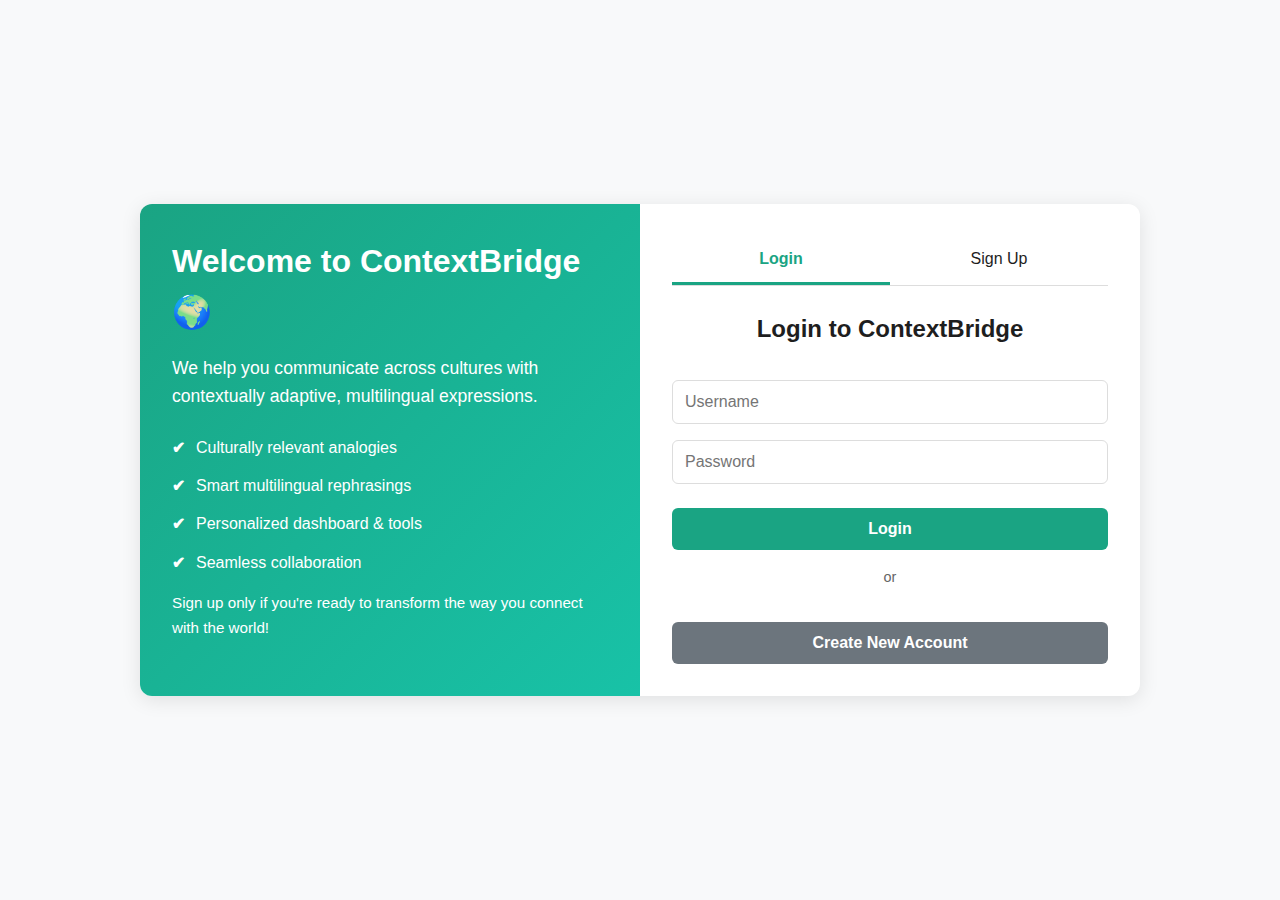
<file: index.html>
<!DOCTYPE html>
<script>
  if (!sessionStorage.getItem("loggedInUser")) {
    window.location.href = "signin.html";
  }
</script>
<html lang="en">
<head>
  <meta charset="UTF-8">
  <meta name="viewport" content="width=device-width, initial-scale=1.0">
  <title>ContextBridge</title>
  <link rel="stylesheet" href="styles.css">
</head>
<body>
<header class="navbar">
  <div class="logo">ContextBridge</div>
  <nav>
    <span id="welcomeUser"></span>
    <a href="index.html" class="active">Home</a>
    <a href="playground.html">Playground</a>
    <a href="analogies.html">Analogies</a>
    <a href="#" onclick="signOut()">Sign Out</a>
  </nav>
</header>

<main>
  <section class="hero">
    <div class="hero-text">
      <h1>Contextually Adaptive Multilingual Communication</h1>
      <p>Our AI system rephrases concepts using culturally relevant analogies and references.</p>
      <button class="try-demo" onclick="location.href='playground.html'">Try Demo</button>
    </div>
    <div class="hero-graphic">
      <img src="logo.jpeg" alt="ContextBridge Logo" class="hero-logo">
    </div>
  </section>

  <section class="locales">
    <h2>Supported Languages</h2>
    <div class="locale-list">
      <div class="locale-card"><span class="symbol">A</span><p>English</p></div>
      <div class="locale-card"><span class="symbol">ह</span><p>हिन्दी</p></div>
      <div class="locale-card"><span class="symbol">తె</span><p>తెలుగు</p></div>
      <div class="locale-card"><span class="symbol">汉</span><p>中国人</p></div>
      <div class="locale-card"><span class="symbol">G</span><p>deutsch</p></div>
    </div>
  </section>

  <section class="features">
    <div class="feature-card">
      <h3>Cultural Adaptation</h3>
      <p>Automatically adapts content to cultural contexts and regional preferences for better communication.</p>
    </div>
    <div class="feature-card">
      <h3>Smart Analogies</h3>
      <p>Uses culturally relevant analogies and references to make complex concepts more understandable.</p>
    </div>
  </section>
</main>

<script>
  document.addEventListener("DOMContentLoaded", () => {
    const user = sessionStorage.getItem("loggedInUser");
    document.getElementById("welcomeUser").textContent = "Hi, " + user;
  });

  function signOut() {
    sessionStorage.removeItem("loggedInUser");
    sessionStorage.removeItem("userEmail");
    window.location.href = "signin.html";
  }
</script>
</body>
</html>
</file>
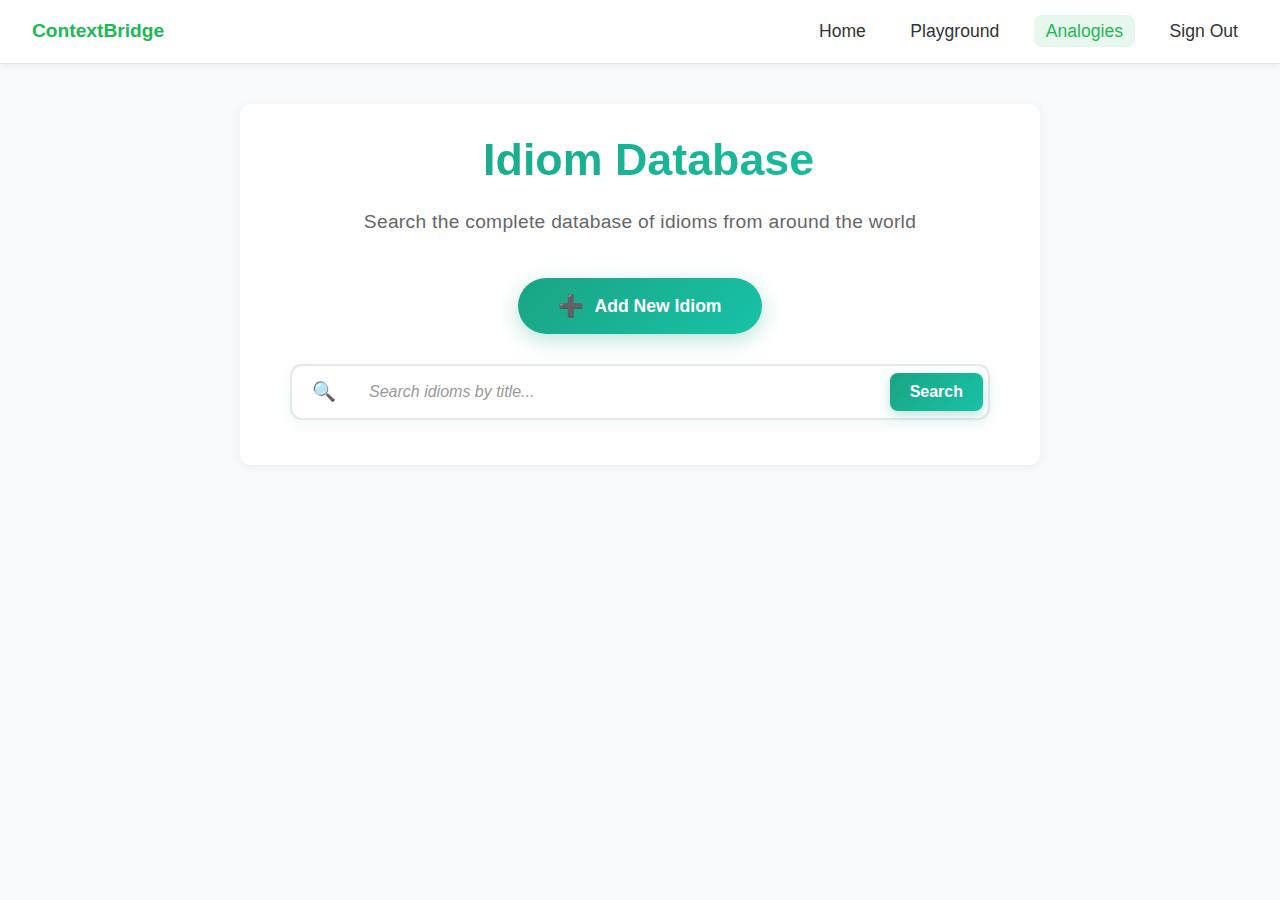
<file: analogies.html>
<!DOCTYPE html>
<script>
  // Set a default user for testing if not logged in
  if (!sessionStorage.getItem("loggedInUser")) {
    sessionStorage.setItem("loggedInUser", "admin");
    console.log("Set default user to 'admin' for testing");
  }
</script>

<html lang="en">
<head>
  <meta charset="UTF-8">
  <meta name="viewport" content="width=device-width, initial-scale=1.0">
  <title>Analogy Library</title>
  <link rel="stylesheet" href="styles.css">
</head>
<body>
  <header class="navbar">
    <div class="logo">ContextBridge</div>
    <nav>
      <a href="index.html">Home</a>
      <a href="playground.html">Playground</a>
      <a href="analogies.html" class="active">Analogies</a>
      <a href="#" onclick="signOut()">Sign Out</a>
    </nav>
  </header>

  <main class="library-container">
    <div class="page-header">
      <h1><span class="icon-book"></span> Idiom Database</h1>
      <p class="subtitle">Search the complete database of idioms from around the world</p>
    </div>

    <!-- Add Idiom Button -->
    <button class="add-btn enhanced" onclick="openAddModal()">
      <span class="btn-icon icon-plus">➕</span>
      Add New Idiom
    </button>

    <!-- Enhanced Search Box -->
    <div class="search-box enhanced">
      <div class="search-icon icon-search">🔍</div>
      <input type="text" id="searchInput" placeholder="Search idioms by title..." onkeypress="handleSearchKeyPress(event)">
      <button class="search-btn" onclick="performSearch()">Search</button>
    </div>

    <!-- Search Results -->
    <div id="searchResults" class="search-results" style="display:none;">
      <h3>Search Results</h3>
      <div id="searchResultsList"></div>
    </div>

    <!-- Hidden Analogy List (not displayed by default) -->
    <div id="analogyList" class="analogy-list" style="display:none;"></div>
  </main>

  <!-- Modal for Adding / Editing -->
  <div id="analogyModal" class="modal">
    <div class="modal-content">
      <h2 id="modalTitle">Add New Analogy</h2>

      <!-- Language Selection for New Analogy -->
      <label for="analogyLanguage">Language:</label>
      <select id="analogyLanguage">
        <option value="en">English</option>
        <option value="hi">Hindi</option>
        <option value="te">Telugu</option>
        <option value="zh">Chinese</option>
        <option value="de">German</option>
      </select>

      <input type="text" id="analogyTitle" placeholder="Analogy Title">
      <textarea id="analogyDescription" placeholder="Analogy Description"></textarea>

      <button onclick="saveAnalogy()">Save</button>
      <button onclick="closeModal()">Cancel</button>
    </div>
  </div>

  <script src="analogies.js?v=3"></script>
  <script>
    function signOut() {
      sessionStorage.removeItem("loggedInUser");
      sessionStorage.removeItem("userEmail");
      window.location.href = "signin.html";
    }
  </script>
</body>
</html>
</file>
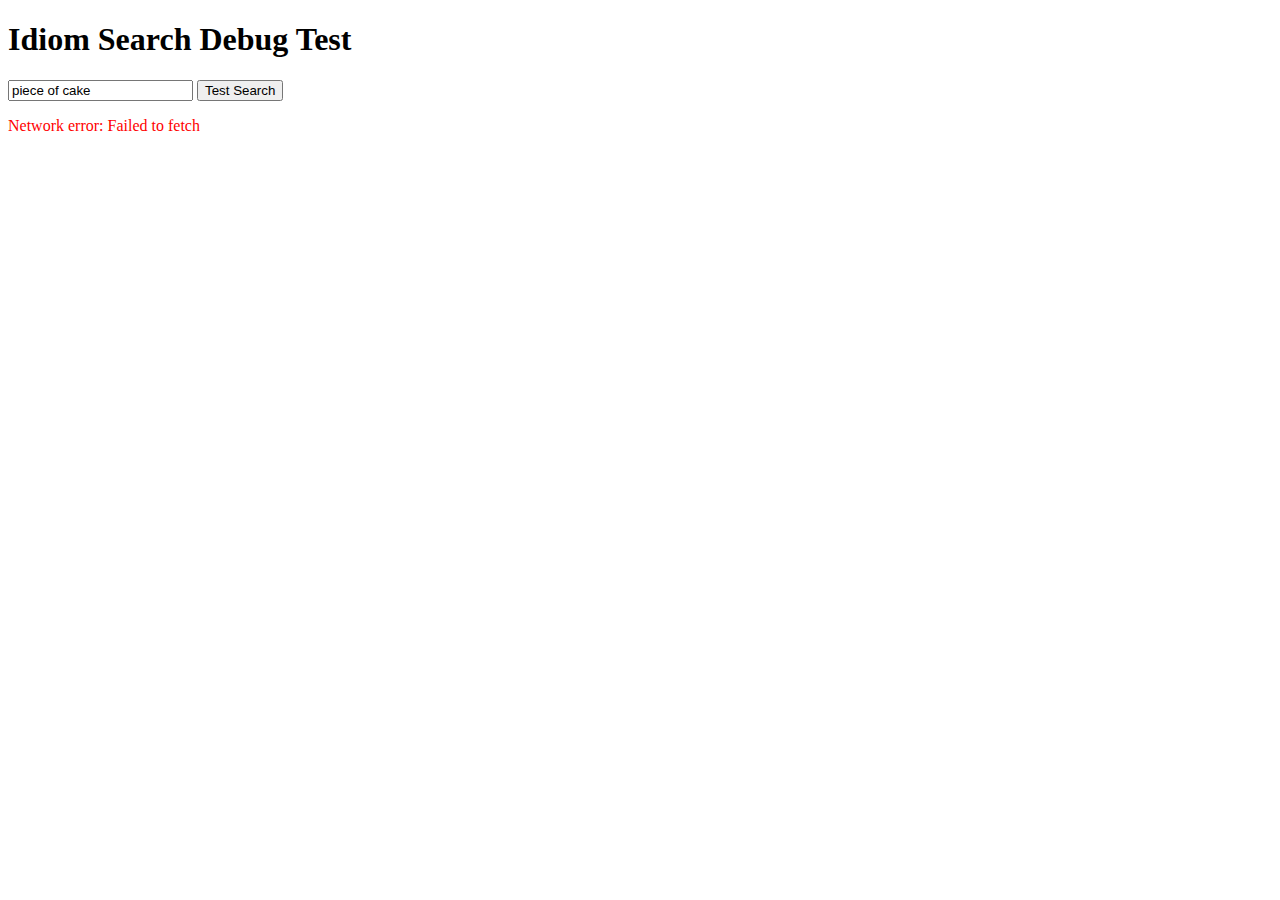
<file: debug_search.html>
<!DOCTYPE html>
<html lang="en">
<head>
    <meta charset="UTF-8">
    <meta name="viewport" content="width=device-width, initial-scale=1.0">
    <title>Search Debug Test</title>
</head>
<body>
    <h1>Idiom Search Debug Test</h1>
    
    <input type="text" id="searchInput" placeholder="Enter search term..." value="piece of cake">
    <button onclick="testSearch()">Test Search</button>
    
    <div id="results"></div>
    
    <script>
        const API_BASE_URL = "http://127.0.0.1:5002/api";
        const currentUser = "admin";
        
        async function testSearch() {
            const searchTerm = document.getElementById("searchInput").value.trim();
            const resultsDiv = document.getElementById("results");
            
            console.log("Search term:", searchTerm);
            console.log("Current user:", currentUser);
            
            const url = `${API_BASE_URL}/idioms/search?q=${encodeURIComponent(searchTerm)}&username=${currentUser}`;
            console.log("API URL:", url);
            
            resultsDiv.innerHTML = "Searching...";
            
            try {
                const response = await fetch(url);
                console.log("Response status:", response.status);
                
                const data = await response.json();
                console.log("Response data:", data);
                
                if (data.success) {
                    resultsDiv.innerHTML = `
                        <h3>Success! Found ${data.total_found} results:</h3>
                        <pre>${JSON.stringify(data.results, null, 2)}</pre>
                    `;
                } else {
                    resultsDiv.innerHTML = `<p style="color: red;">Error: ${data.error}</p>`;
                }
            } catch (error) {
                console.error("Fetch error:", error);
                resultsDiv.innerHTML = `<p style="color: red;">Network error: ${error.message}</p>`;
            }
        }
        
        // Test on page load
        window.addEventListener('load', () => {
            console.log("Page loaded, testing search...");
            testSearch();
        });
    </script>
</body>
</html>
</file>
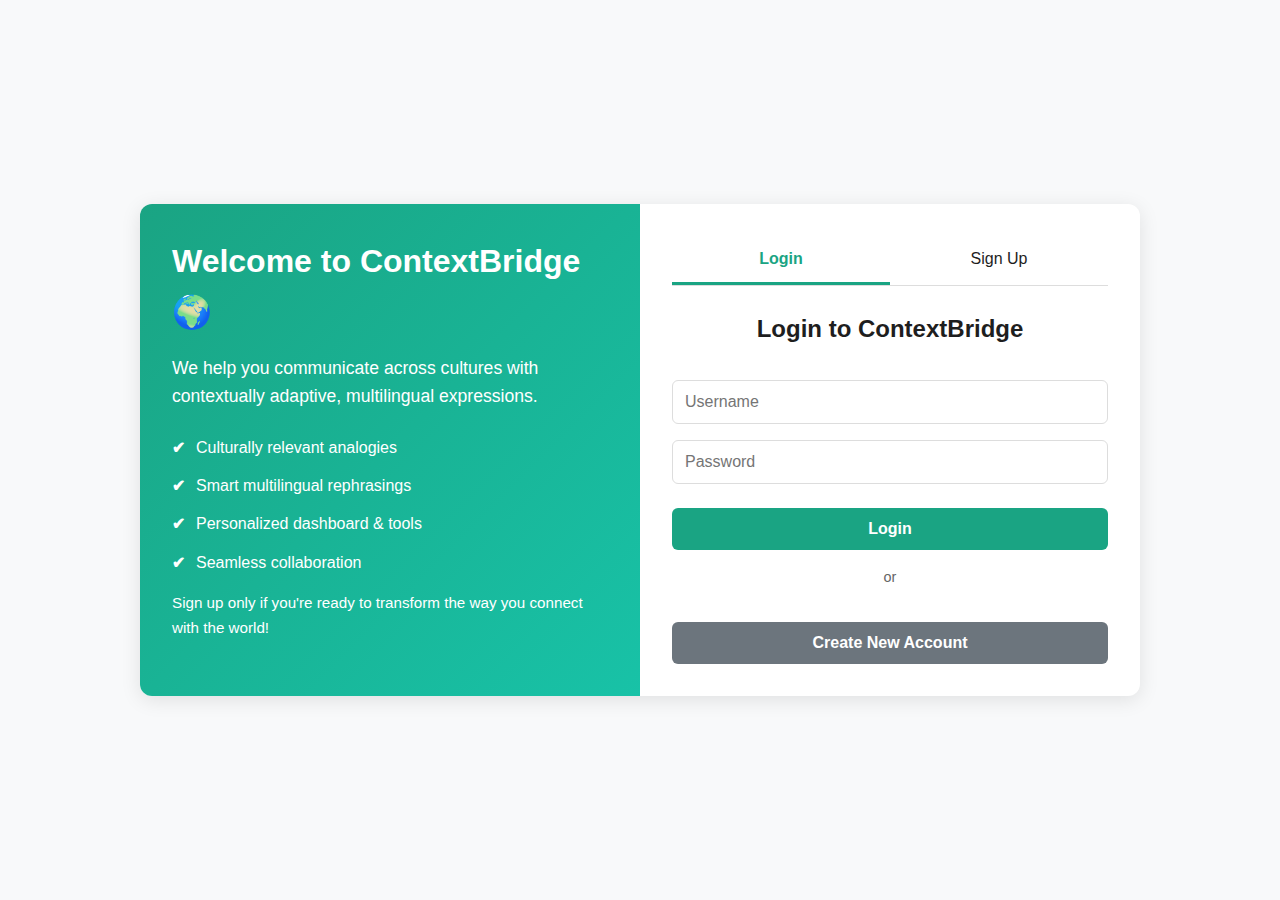
<file: playground.html>
<!DOCTYPE html>
<script>
  if (!sessionStorage.getItem("loggedInUser")) {
    window.location.href = "signin.html";
  }
</script>

<html lang="en">
<head>
  <meta charset="UTF-8">
  <meta name="viewport" content="width=device-width, initial-scale=1.0">
  <title>ContextBridge - Playground</title>
  <link rel="stylesheet" href="styles.css">
</head>
<body>
  <header class="navbar">
    <div class="logo">ContextBridge</div>
    <nav>
      <a href="index.html">Home</a>
      <a href="playground.html" class="active">Playground</a>
      <a href="analogies.html">Analogies</a>
      <a href="#" onclick="signOut()">Sign Out</a>
    </nav>
  </header>

  <main class="container">
    <div class="page-header">
      <h1><span class="icon-globe"></span> Translation Playground</h1>
      <p class="subtitle">Experience context-aware multilingual translation</p>
    </div>

    <div class="input-card enhanced">
      <div class="input-header">
        <span class="input-icon">&#9999;&#65039;</span>
        <label for="input-text">Enter your text to translate</label>
      </div>
      <textarea id="input-text" placeholder="Type or paste your text here..."></textarea>

      <div class="dropdowns">
        <div class="dropdown-group">
          <label for="from-language">From Language</label>
          <select id="from-language">
            <option value="en">English</option>
            <option value="hi">हिन्दी</option>
            <option value="te">తెలుగు</option>
            <option value="zh">中文</option>
            <option value="de">Deutsch</option>
          </select>
        </div>

        <div class="dropdown-group">
          <label for="to-language">To Language</label>
          <select id="to-language">
            <option value="en">English</option>
            <option value="hi">हिन्दी</option>
            <option value="te">తెలుగు</option>
            <option value="zh">中文</option>
            <option value="de">Deutsch</option>
          </select>
        </div>
      </div>

      <button class="generate-btn" onclick="generateResult()">Generate Translation</button>
    </div>

    <!-- Output Box -->
    <div class="output-section" id="result-box" style="display:none;">
      <div class="output-box large">
        <h3>Translation Result</h3>
        <div class="translation-result">
          <p id="output-text"></p>
        </div>
      </div>
    </div>
  </main>

  <script>
    function signOut() {
      sessionStorage.removeItem("loggedInUser");
      sessionStorage.removeItem("userEmail");
      window.location.href = "signin.html";
    }

    async function generateResult() {
      let inputText = document.getElementById("input-text").value.trim();
      let fromLang = document.getElementById("from-language").value;
      let toLang = document.getElementById("to-language").value;
      let useContextual = true; // Always use contextual translation

      if(inputText === "") {
        alert("Please enter some text to translate.");
        return;
      }

      if(fromLang === toLang) {
        alert("Please select different source and target languages.");
        return;
      }

      // Show loading state
      document.getElementById("output-text").innerHTML = "🔄 Translating...";
      document.getElementById("result-box").style.display = "block";

      console.log("Translation request:", {fromLang, toLang, useContextual, text: inputText});

      try {
        const controller = new AbortController();
        const timeoutId = setTimeout(() => controller.abort(), 120000); // 2 minute timeout for slow CPU

        // Add progress indicator
        let dots = 0;
        const progressInterval = setInterval(() => {
          dots = (dots + 1) % 4;
          document.getElementById("output-text").innerHTML = 
            `🔄 Translating${'.'.repeat(dots)}<br><small>This may take 1-2 minutes on CPU...</small>`;
        }, 500);

        const response = await fetch("http://127.0.0.1:5001/api/translate", {
          method: "POST",
          headers: { 
            "Content-Type": "application/json",
            "Accept": "application/json"
          },
          body: JSON.stringify({
            text: inputText,
            source_lang: fromLang,
            target_lang: toLang,
            use_contextual: useContextual
          }),
          signal: controller.signal
        });

        clearTimeout(timeoutId);
        clearInterval(progressInterval);

        if (!response.ok) {
          throw new Error(`Server responded with status ${response.status}: ${response.statusText}`);
        }

        const data = await response.json();
        console.log("API Response:", data);

        if (data.success && data.target_text) {
          // Display only the translated text, nothing more
          document.getElementById("output-text").innerHTML = data.target_text;
        } else {
          document.getElementById("output-text").innerHTML = 
            `❌ Translation failed: ${data.error || "Unknown error"}`;
        }
      } catch (err) {
        console.error("Translation error:", err);
        
        // Clear any progress interval
        if (typeof progressInterval !== 'undefined') {
          clearInterval(progressInterval);
        }
        
        if (err.name === 'AbortError') {
          document.getElementById("output-text").innerHTML = 
            `⏱️ Translation timed out after 2 minutes. The model might be too slow on CPU.<br><small>Try shorter text or consider using a GPU.</small>`;
        } else if (err.message.includes('Failed to fetch')) {
          document.getElementById("output-text").innerHTML = 
            `🔌 Connection failed. Please make sure the translation server is running.<br><small>Start the server by running: <code>cd "Cooontext bridge" && python3 playground_api.py</code></small>`;
        } else {
          document.getElementById("output-text").innerHTML = 
            `❌ Error: ${err.message}`;
        }
      }
    }
  </script>
</body>
</html>
</file>
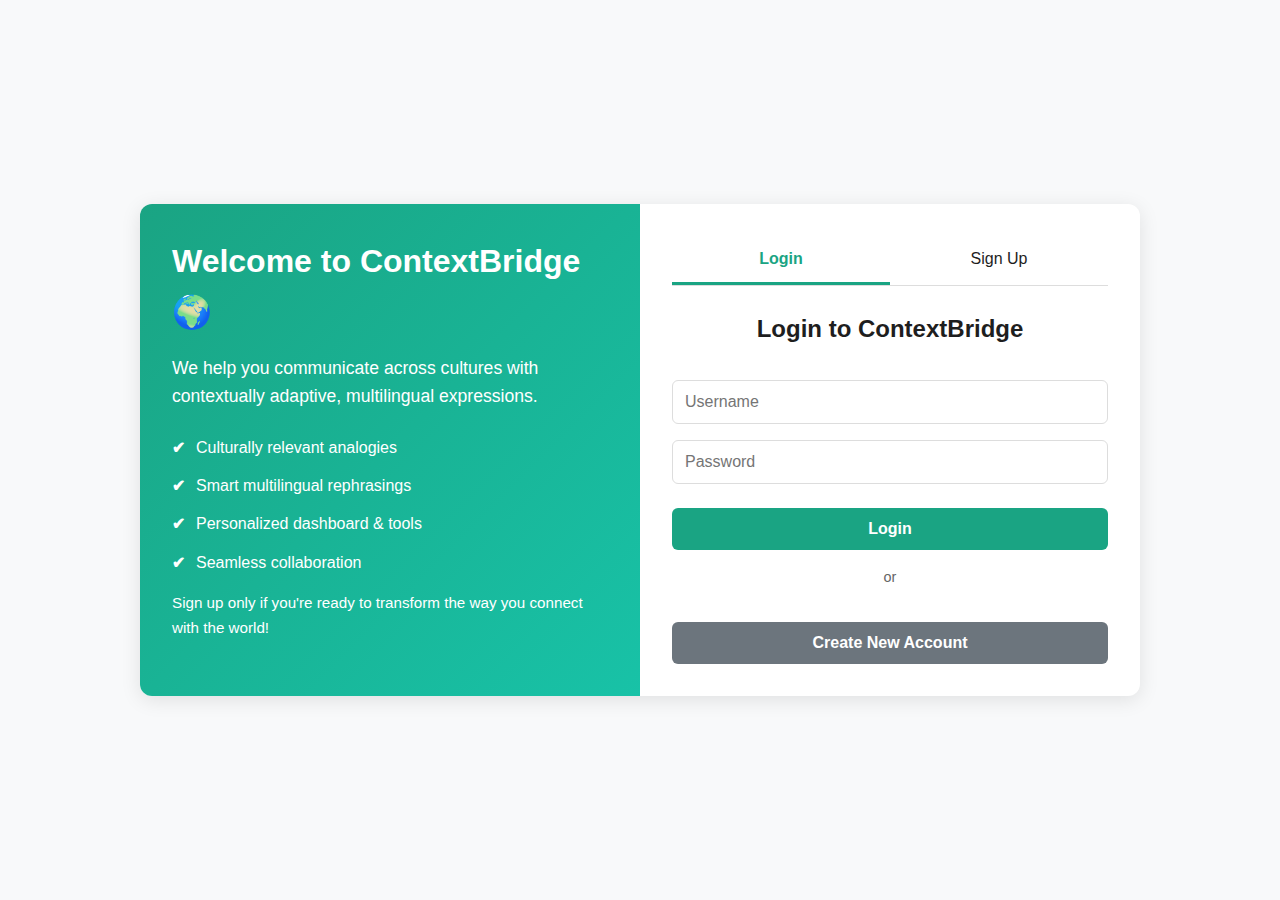
<file: signin.html>
<!DOCTYPE html>
<html lang="en">
<head>
  <meta charset="UTF-8">
  <title>Welcome to ContextBridge</title>
  <link rel="stylesheet" href="styles.css">
  <style>
    body {
      display: flex;
      justify-content: center;
      align-items: center;
      min-height: 100vh;
      background: #f8f9fa;
    }
    .auth-page {
      display: flex;
      background: white;
      border-radius: 12px;
      box-shadow: 0 4px 20px rgba(0,0,0,0.1);
      max-width: 1000px;
      width: 100%;
      overflow: hidden;
    }
    .info-section {
      flex: 1;
      padding: 2rem;
      background: linear-gradient(135deg, #1aa483, #18c2a7);
      color: white;
    }
    .info-section h1 {
      font-size: 2rem;
      margin-bottom: 1rem;
    }
    .info-section p {
      font-size: 1.1rem;
      margin-bottom: 1.5rem;
    }
    .feature-list {
      list-style: none;
      padding: 0;
    }
    .feature-list li {
      margin-bottom: 0.8rem;
      padding-left: 1.5rem;
      position: relative;
    }
    .feature-list li::before {
      content: "✔";
      position: absolute;
      left: 0;
      color: #fff;
      font-weight: bold;
    }
    .form-section {
      flex: 1;
      padding: 2rem;
      display: flex;
      flex-direction: column;
      justify-content: center;
    }
    .form-section h2 {
      margin-bottom: 1.5rem;
      text-align: center;
    }
    .form-section input {
      width: 100%;
      padding: 12px;
      margin: 0.5rem 0;
      border: 1px solid #ddd;
      border-radius: 6px;
      font-size: 1rem;
    }
    .form-section button {
      margin-top: 1rem;
      width: 100%;
      padding: 12px;
      background: #1aa483;
      color: white;
      border: none;
      border-radius: 6px;
      cursor: pointer;
      font-size: 1rem;
      font-weight: bold;
      transition: background 0.3s;
    }
    .form-section button:hover {
      background: #18c2a7;
    }
    .form-section button.secondary {
      background: #6c757d;
    }
    .form-section button.secondary:hover {
      background: #5a6268;
    }
    .error-message {
      color: #e74c3c;
      font-size: 0.9rem;
      margin-top: 5px;
      display: none;
    }
    .success-message {
      color: #27ae60;
      font-size: 0.9rem;
      margin-top: 5px;
      display: none;
    }
    .auth-tabs {
      display: flex;
      margin-bottom: 1.5rem;
      border-bottom: 1px solid #ddd;
    }
    .auth-tab {
      flex: 1;
      padding: 10px;
      text-align: center;
      cursor: pointer;
      border-bottom: 3px solid transparent;
      transition: all 0.3s;
    }
    .auth-tab.active {
      border-bottom: 3px solid #1aa483;
      color: #1aa483;
      font-weight: bold;
    }
    .auth-form {
      display: none;
    }
    .auth-form.active {
      display: block;
    }
    .gmail-info {
      font-size: 0.9rem;
      color: #666;
      margin-top: 10px;
      text-align: center;
    }
    .divider {
      text-align: center;
      margin: 1rem 0;
      color: #666;
      font-size: 0.9rem;
    }
  </style>
</head>
<body>
  <div class="auth-page">
    <!-- Left Info Section -->
    <div class="info-section">
      <h1>Welcome to ContextBridge 🌍</h1>
      <p>
        We help you communicate across cultures with contextually adaptive,
        multilingual expressions.
      </p>
      <ul class="feature-list">
        <li>Culturally relevant analogies</li>
        <li>Smart multilingual rephrasings</li>
        <li>Personalized dashboard & tools</li>
        <li>Seamless collaboration</li>
      </ul>
      <p style="margin-top:1rem;font-size:0.95rem;">
        Sign up only if you're ready to transform the way you connect with the world!
      </p>
    </div>

    <!-- Right Sign In/Up Section -->
    <div class="form-section">
      <div class="auth-tabs">
        <div class="auth-tab active" onclick="switchTab('login')">Login</div>
        <div class="auth-tab" onclick="switchTab('signup')">Sign Up</div>
      </div>

      <!-- Login Form -->
      <div id="loginForm" class="auth-form active">
        <h2>Login to ContextBridge</h2>
        <input type="text" id="loginUsername" placeholder="Username" required>
        <div class="error-message" id="loginUsernameError">Username not found</div>
        
        <input type="password" id="loginPassword" placeholder="Password" required>
        <div class="error-message" id="loginPasswordError">Incorrect password</div>
        
        <button onclick="login()">Login</button>
        
        <div class="divider">or</div>
        
        <button class="secondary" onclick="switchTab('signup')">Create New Account</button>
      </div>

      <!-- Sign Up Form -->
      <div id="signupForm" class="auth-form">
        <h2>Join ContextBridge</h2>
        <input type="email" id="signupEmail" placeholder="Gmail Address" required>
        <div class="error-message" id="signupEmailError">Please enter a valid Gmail address</div>
        <div class="success-message" id="signupEmailSuccess">Gmail available</div>
        
        <input type="text" id="signupUsername" placeholder="Username" required>
        <div class="error-message" id="signupUsernameError">Username already exists</div>
        <div class="success-message" id="signupUsernameSuccess">Username available</div>
        
        <input type="password" id="signupPassword" placeholder="Password" required>
        <div class="error-message" id="signupPasswordError">Password must be at least 6 characters</div>
        
        <button onclick="signUp()">Create Account</button>
        
        <div class="divider">or</div>
        
        <button class="secondary" onclick="switchTab('login')">Already have an account? Login</button>
        
        <div class="gmail-info">
          <p>We use Gmail for authentication to ensure unique accounts</p>
        </div>
      </div>
    </div>
  </div>

  <script>
    // Initialize users storage if not exists
    function initializeUsers() {
      if (!localStorage.getItem('users')) {
        localStorage.setItem('users', JSON.stringify({}));
      }
    }

    // Validate email format
    function isValidEmail(email) {
      const emailRegex = /^[^\s@]+@[^\s@]+\.[^\s@]+$/;
      return emailRegex.test(email) && email.toLowerCase().endsWith('@gmail.com');
    }

    // Check if username is unique
    function isUsernameUnique(username) {
      const users = JSON.parse(localStorage.getItem('users') || '{}');
      return !Object.values(users).some(user => user.username.toLowerCase() === username.toLowerCase());
    }

    // Check if email is already registered
    function isEmailRegistered(email) {
      const users = JSON.parse(localStorage.getItem('users') || '{}');
      return users.hasOwnProperty(email.toLowerCase());
    }

    // Get user by username
    function getUserByUsername(username) {
      const users = JSON.parse(localStorage.getItem('users') || '{}');
      return Object.values(users).find(user => user.username.toLowerCase() === username.toLowerCase());
    }

    // Get user by email
    function getUserByEmail(email) {
      const users = JSON.parse(localStorage.getItem('users') || '{}');
      return users[email.toLowerCase()];
    }

    // Switch between login and signup tabs
    function switchTab(tab) {
      document.querySelectorAll('.auth-tab').forEach(t => t.classList.remove('active'));
      document.querySelectorAll('.auth-form').forEach(f => f.classList.remove('active'));
      
      if (tab === 'login') {
        document.querySelector('.auth-tab:nth-child(1)').classList.add('active');
        document.getElementById('loginForm').classList.add('active');
        clearLoginErrors();
      } else {
        document.querySelector('.auth-tab:nth-child(2)').classList.add('active');
        document.getElementById('signupForm').classList.add('active');
        clearSignupErrors();
      }
    }

    // Clear error messages in login form
    function clearLoginErrors() {
      document.getElementById('loginUsernameError').style.display = 'none';
      document.getElementById('loginPasswordError').style.display = 'none';
    }

    // Clear error messages in signup form
    function clearSignupErrors() {
      document.getElementById('signupEmailError').style.display = 'none';
      document.getElementById('signupEmailSuccess').style.display = 'none';
      document.getElementById('signupUsernameError').style.display = 'none';
      document.getElementById('signupUsernameSuccess').style.display = 'none';
      document.getElementById('signupPasswordError').style.display = 'none';
    }

    // Validate login form
    function validateLogin() {
      const username = document.getElementById('loginUsername').value.trim();
      const password = document.getElementById('loginPassword').value;
      
      let isValid = true;
      clearLoginErrors();

      if (!username) {
        document.getElementById('loginUsernameError').textContent = 'Username is required';
        document.getElementById('loginUsernameError').style.display = 'block';
        isValid = false;
      }

      if (!password) {
        document.getElementById('loginPasswordError').textContent = 'Password is required';
        document.getElementById('loginPasswordError').style.display = 'block';
        isValid = false;
      }

      return isValid;
    }

    // Validate signup form
    function validateSignup() {
      const email = document.getElementById('signupEmail').value.trim();
      const username = document.getElementById('signupUsername').value.trim();
      const password = document.getElementById('signupPassword').value;
      
      let isValid = true;
      clearSignupErrors();

      // Validate email
      if (!isValidEmail(email)) {
        document.getElementById('signupEmailError').textContent = 'Please enter a valid Gmail address';
        document.getElementById('signupEmailError').style.display = 'block';
        isValid = false;
      } else if (isEmailRegistered(email)) {
        document.getElementById('signupEmailError').textContent = 'This Gmail is already registered';
        document.getElementById('signupEmailError').style.display = 'block';
        isValid = false;
      }

      // Validate username
      if (username.length < 3) {
        document.getElementById('signupUsernameError').textContent = 'Username must be at least 3 characters';
        document.getElementById('signupUsernameError').style.display = 'block';
        isValid = false;
      } else if (!isUsernameUnique(username)) {
        document.getElementById('signupUsernameError').textContent = 'Username already exists';
        document.getElementById('signupUsernameError').style.display = 'block';
        isValid = false;
      }

      // Validate password
      if (password.length < 6) {
        document.getElementById('signupPasswordError').textContent = 'Password must be at least 6 characters';
        document.getElementById('signupPasswordError').style.display = 'block';
        isValid = false;
      }

      return isValid;
    }

    // Login function
    function login() {
      const username = document.getElementById('loginUsername').value.trim();
      const password = document.getElementById('loginPassword').value;

      if (!validateLogin()) {
        return;
      }

      const user = getUserByUsername(username);
      
      if (!user) {
        document.getElementById('loginUsernameError').textContent = 'Username not found';
        document.getElementById('loginUsernameError').style.display = 'block';
        return;
      }

      if (user.password !== password) {
        document.getElementById('loginPasswordError').textContent = 'Incorrect password';
        document.getElementById('loginPasswordError').style.display = 'block';
        return;
      }

      // Successful login
      sessionStorage.setItem('loggedInUser', user.username);
      sessionStorage.setItem('userEmail', user.email);
      window.location.href = 'index.html';
    }

    // Sign up function
    function signUp() {
      const email = document.getElementById('signupEmail').value.trim();
      const username = document.getElementById('signupUsername').value.trim();
      const password = document.getElementById('signupPassword').value;

      if (!validateSignup()) {
        return;
      }

      // Register new user
      const users = JSON.parse(localStorage.getItem('users') || '{}');
      users[email.toLowerCase()] = {
        email: email.toLowerCase(),
        username: username,
        password: password,
        createdAt: new Date().toISOString()
      };

      localStorage.setItem('users', JSON.stringify(users));
      
      // Initialize user data
      localStorage.setItem(`analogies_${username}`, JSON.stringify([]));
      
      alert('Account created successfully! You can now login.');
      clearSignupForm();
      switchTab('login');
    }

    // Clear signup form
    function clearSignupForm() {
      document.getElementById('signupEmail').value = '';
      document.getElementById('signupUsername').value = '';
      document.getElementById('signupPassword').value = '';
      clearSignupErrors();
    }

    // Real-time validation for signup form
    document.getElementById('signupEmail').addEventListener('blur', function() {
      const email = this.value.trim();
      clearSignupErrors();
      
      if (!email) return;
      
      if (!isValidEmail(email)) {
        document.getElementById('signupEmailError').textContent = 'Please enter a valid Gmail address';
        document.getElementById('signupEmailError').style.display = 'block';
      } else if (isEmailRegistered(email)) {
        document.getElementById('signupEmailError').textContent = 'This Gmail is already registered';
        document.getElementById('signupEmailError').style.display = 'block';
      } else {
        document.getElementById('signupEmailSuccess').style.display = 'block';
      }
    });

    document.getElementById('signupUsername').addEventListener('blur', function() {
      const username = this.value.trim();
      clearSignupErrors();
      
      if (!username) return;
      
      if (username.length < 3) {
        document.getElementById('signupUsernameError').textContent = 'Username must be at least 3 characters';
        document.getElementById('signupUsernameError').style.display = 'block';
      } else if (!isUsernameUnique(username)) {
        document.getElementById('signupUsernameError').textContent = 'Username already exists';
        document.getElementById('signupUsernameError').style.display = 'block';
      } else {
        document.getElementById('signupUsernameSuccess').style.display = 'block';
      }
    });

    document.getElementById('signupPassword').addEventListener('blur', function() {
      const password = this.value;
      clearSignupErrors();
      
      if (!password) return;
      
      if (password.length < 6) {
        document.getElementById('signupPasswordError').textContent = 'Password must be at least 6 characters';
        document.getElementById('signupPasswordError').style.display = 'block';
      }
    });

    // Initialize on page load
    initializeUsers();
  </script>
</body>
</html>
</file>
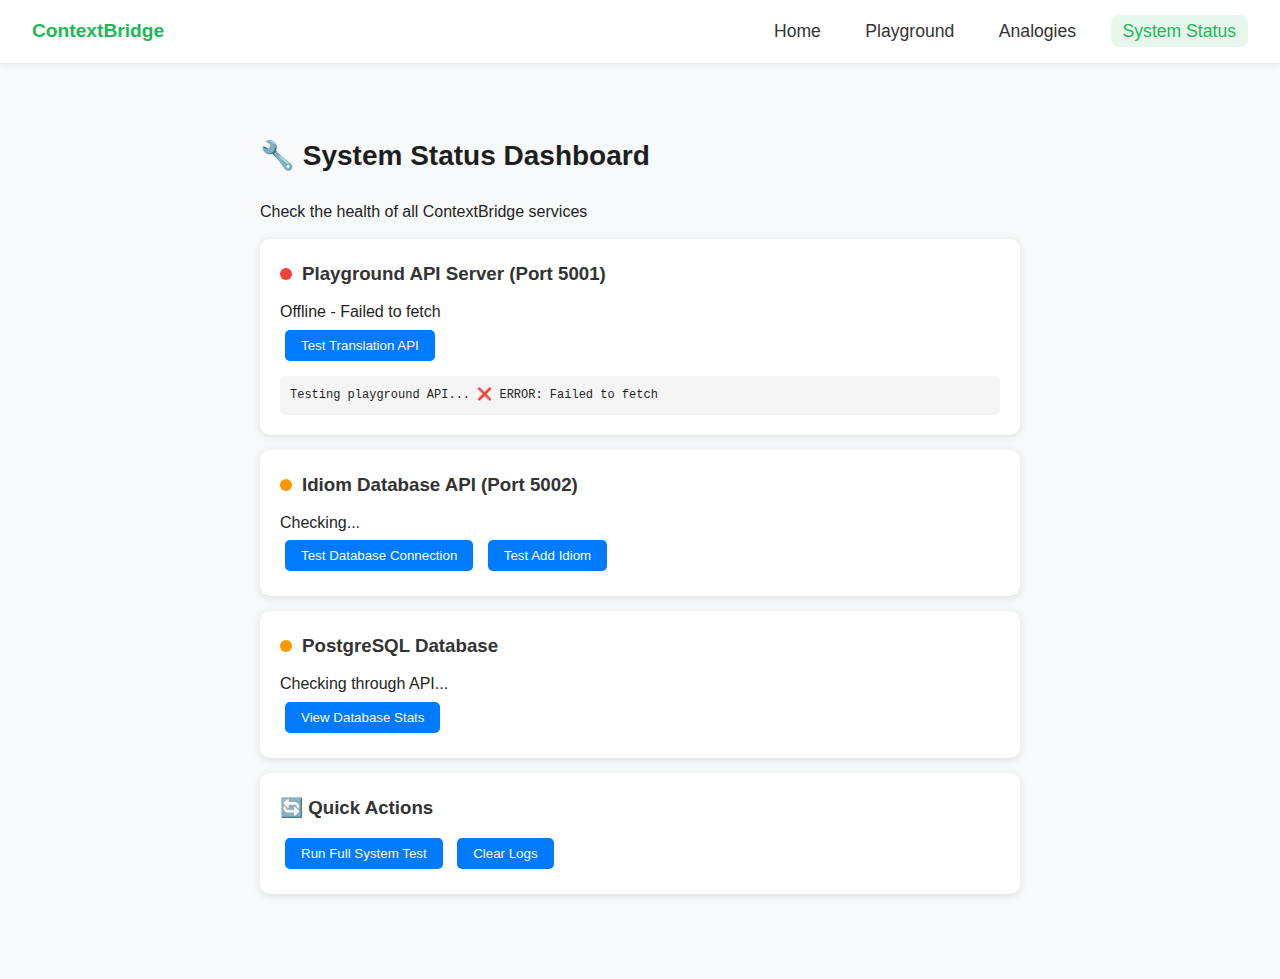
<file: system_status.html>
<!DOCTYPE html>
<html lang="en">
<head>
    <meta charset="UTF-8">
    <meta name="viewport" content="width=device-width, initial-scale=1.0">
    <title>ContextBridge System Status</title>
    <link rel="stylesheet" href="styles.css">
    <style>
        .status-container {
            max-width: 800px;
            margin: 50px auto;
            padding: 20px;
        }
        .status-item {
            background: white;
            margin: 15px 0;
            padding: 20px;
            border-radius: 10px;
            box-shadow: 0 2px 10px rgba(0,0,0,0.1);
        }
        .status-item h3 {
            margin: 0 0 10px 0;
            color: #333;
        }
        .status-indicator {
            display: inline-block;
            width: 12px;
            height: 12px;
            border-radius: 50%;
            margin-right: 10px;
        }
        .status-online {
            background-color: #4CAF50;
        }
        .status-offline {
            background-color: #f44336;
        }
        .status-loading {
            background-color: #ff9800;
        }
        .test-button {
            background: #007bff;
            color: white;
            border: none;
            padding: 8px 16px;
            border-radius: 5px;
            cursor: pointer;
            margin: 5px;
        }
        .test-button:hover {
            background: #0056b3;
        }
        .log-output {
            background: #f5f5f5;
            padding: 10px;
            border-radius: 5px;
            font-family: monospace;
            font-size: 12px;
            max-height: 200px;
            overflow-y: auto;
            margin-top: 10px;
        }
    </style>
</head>
<body>
    <header class="navbar">
        <div class="logo">ContextBridge</div>
        <nav>
            <a href="index.html">Home</a>
            <a href="playground.html">Playground</a>
            <a href="analogies.html">Analogies</a>
            <a href="system_status.html" class="active">System Status</a>
        </nav>
    </header>

    <main class="status-container">
        <h1>🔧 System Status Dashboard</h1>
        <p>Check the health of all ContextBridge services</p>

        <div class="status-item">
            <h3><span id="playground-indicator" class="status-indicator status-loading"></span>Playground API Server (Port 5001)</h3>
            <p id="playground-status">Checking...</p>
            <button class="test-button" onclick="testPlaygroundAPI()">Test Translation API</button>
            <div id="playground-log" class="log-output" style="display:none;"></div>
        </div>

        <div class="status-item">
            <h3><span id="idiom-indicator" class="status-indicator status-loading"></span>Idiom Database API (Port 5002)</h3>
            <p id="idiom-status">Checking...</p>
            <button class="test-button" onclick="testIdiomAPI()">Test Database Connection</button>
            <button class="test-button" onclick="testAddIdiom()">Test Add Idiom</button>
            <div id="idiom-log" class="log-output" style="display:none;"></div>
        </div>

        <div class="status-item">
            <h3><span id="database-indicator" class="status-indicator status-loading"></span>PostgreSQL Database</h3>
            <p id="database-status">Checking through API...</p>
            <button class="test-button" onclick="checkDatabaseStats()">View Database Stats</button>
            <div id="database-log" class="log-output" style="display:none;"></div>
        </div>

        <div class="status-item">
            <h3>🔄 Quick Actions</h3>
            <button class="test-button" onclick="runFullSystemTest()">Run Full System Test</button>
            <button class="test-button" onclick="clearAllLogs()">Clear Logs</button>
        </div>
    </main>

    <script>
        // API endpoints
        const PLAYGROUND_API = "http://127.0.0.1:5001/api/translate";
        const IDIOM_API = "http://127.0.0.1:5002/api";

        // Status checking functions
        async function updateStatus(indicator, statusText, message, isOnline) {
            const indicatorEl = document.getElementById(indicator);
            const statusEl = document.getElementById(statusText);
            
            indicatorEl.className = `status-indicator ${isOnline ? 'status-online' : 'status-offline'}`;
            statusEl.textContent = message;
        }

        async function testPlaygroundAPI() {
            const logEl = document.getElementById('playground-log');
            logEl.style.display = 'block';
            logEl.innerHTML = 'Testing playground API...\n';

            try {
                const response = await fetch(PLAYGROUND_API, {
                    method: 'POST',
                    headers: { 'Content-Type': 'application/json' },
                    body: JSON.stringify({
                        text: "Hello",
                        source_lang: "eng_Latn",
                        target_lang: "tel_Telu"
                    })
                });

                if (response.ok) {
                    const data = await response.json();
                    updateStatus('playground-indicator', 'playground-status', 'Online - Translation working', true);
                    logEl.innerHTML += `✅ SUCCESS: Translation test completed\nResponse: ${JSON.stringify(data, null, 2)}`;
                } else {
                    throw new Error(`HTTP ${response.status}`);
                }
            } catch (error) {
                updateStatus('playground-indicator', 'playground-status', `Offline - ${error.message}`, false);
                logEl.innerHTML += `❌ ERROR: ${error.message}`;
            }
        }

        async function testIdiomAPI() {
            const logEl = document.getElementById('idiom-log');
            logEl.style.display = 'block';
            logEl.innerHTML = 'Testing idiom API...\n';

            try {
                const response = await fetch(`${IDIOM_API}/idioms/list?language=en&username=test`);
                
                if (response.ok) {
                    const data = await response.json();
                    updateStatus('idiom-indicator', 'idiom-status', 'Online - Database accessible', true);
                    logEl.innerHTML += `✅ SUCCESS: Database connection working\nFound ${data.idioms?.length || 0} idioms\nResponse: ${JSON.stringify(data, null, 2)}`;
                } else {
                    throw new Error(`HTTP ${response.status}`);
                }
            } catch (error) {
                updateStatus('idiom-indicator', 'idiom-status', `Offline - ${error.message}`, false);
                logEl.innerHTML += `❌ ERROR: ${error.message}`;
            }
        }

        async function testAddIdiom() {
            const logEl = document.getElementById('idiom-log');
            logEl.style.display = 'block';
            logEl.innerHTML += '\nTesting add idiom...\n';

            try {
                const testIdiom = {
                    language: "en",
                    idiom: "Test idiom " + Date.now(),
                    meaning: "A test idiom for system verification",
                    username: "system_test"
                };

                const response = await fetch(`${IDIOM_API}/idioms/add`, {
                    method: 'POST',
                    headers: { 'Content-Type': 'application/json' },
                    body: JSON.stringify(testIdiom)
                });

                if (response.ok) {
                    const data = await response.json();
                    logEl.innerHTML += `✅ SUCCESS: Idiom added successfully\nNew ID: ${data.id}\nResponse: ${JSON.stringify(data, null, 2)}`;
                } else {
                    const errorData = await response.json();
                    throw new Error(`HTTP ${response.status}: ${errorData.error}`);
                }
            } catch (error) {
                logEl.innerHTML += `❌ ERROR: ${error.message}`;
            }
        }

        async function checkDatabaseStats() {
            const logEl = document.getElementById('database-log');
            logEl.style.display = 'block';
            logEl.innerHTML = 'Checking database statistics...\n';

            try {
                // Test through idiom API to get stats
                const response = await fetch(`${IDIOM_API}/idioms/add`, {
                    method: 'POST',
                    headers: { 'Content-Type': 'application/json' },
                    body: JSON.stringify({
                        language: "en",
                        idiom: "temp_test_" + Date.now(),
                        meaning: "temp test",
                        username: "temp_user"
                    })
                });

                if (response.ok) {
                    const data = await response.json();
                    updateStatus('database-indicator', 'database-status', 'Connected - PostgreSQL working', true);
                    
                    if (data.statistics) {
                        logEl.innerHTML += `✅ Database Statistics:\n`;
                        data.statistics.forEach(stat => {
                            logEl.innerHTML += `${stat.language}: ${stat.total_count} idioms (last updated: ${stat.last_updated})\n`;
                        });
                    }
                } else {
                    throw new Error(`HTTP ${response.status}`);
                }
            } catch (error) {
                updateStatus('database-indicator', 'database-status', `Error - ${error.message}`, false);
                logEl.innerHTML += `❌ ERROR: ${error.message}`;
            }
        }

        async function runFullSystemTest() {
            console.log("Running full system test...");
            await testPlaygroundAPI();
            await new Promise(resolve => setTimeout(resolve, 1000));
            await testIdiomAPI();
            await new Promise(resolve => setTimeout(resolve, 1000));
            await checkDatabaseStats();
        }

        function clearAllLogs() {
            const logs = ['playground-log', 'idiom-log', 'database-log'];
            logs.forEach(id => {
                const el = document.getElementById(id);
                el.style.display = 'none';
                el.innerHTML = '';
            });
        }

        // Initial status check on page load
        document.addEventListener('DOMContentLoaded', () => {
            setTimeout(runFullSystemTest, 500);
        });
    </script>
</body>
</html>
</file>
<file: styles.css>
/* Emoji Support */
.emoji, .input-icon, .icon-globe, .icon-book, .icon-plus, .icon-search {
  font-family: "Apple Color Emoji", "Segoe UI Emoji", "Noto Color Emoji", "Android Emoji", "EmojiSymbols", "EmojiOne", sans-serif;
  font-style: normal;
  font-weight: normal;
  display: inline-block;
  text-rendering: optimizeLegibility;
  -webkit-font-smoothing: antialiased;
}

.page-header h1 .emoji,
.page-header h1 .icon-globe,
.page-header h1 .icon-book {
  font-size: 2.5rem;
  vertical-align: middle;
  margin-right: 0.3rem;
}

* {
  margin: 0;
  padding: 0;
  box-sizing: border-box;
  font-family: "Segoe UI", Arial, sans-serif;
}

body {
  background-color: #f8f9fa;
  color: #1d1f23;
  line-height: 1.6;
}

/* Header */
header {
  display: flex;
  justify-content: space-between;
  align-items: center;
  padding: 1.5rem 3rem;
  background: #ffffff;
  box-shadow: 0 2px 6px rgba(0, 0, 0, 0.05);
}

.logo {
  font-size: 1.8rem;
  font-weight: bold;
  color: #1d1f23;
}

nav a {
  margin-left: 2rem;
  text-decoration: none;
  color: #1d1f23;
  font-size: 1.1rem;
  font-weight: 500;
  padding: 0.6rem 1rem;
  border-radius: 8px;
  transition: background 0.3s;
}

nav a.active {
  background: #d1f5e0;
}

/* Hero Section */
.hero {
  display: flex;
  justify-content: space-between;
  align-items: center;
  padding: 5rem 3rem;
  gap: 2rem;
}

.hero-text {
  max-width: 650px;
}

.hero-text h1 {
  font-size: 3rem;
  font-weight: bold;
  margin-bottom: 1.2rem;
  color: #1d1f23;
}
.hero-logo {
  width: auto;
  max-width: 320px;
  max-height: 235px;
  display: block;
  border: 4px solid #111;
  border-radius: 32px;
  box-shadow: 0 6px 24px rgba(0,0,0,0.15); /* Stronger shade */
  margin-left: -10px;
  margin-right: 0;
  object-fit: cover;
  transition: transform 0.3s, box-shadow 0.3s; /* Smooth effect */
}
.hero-logo:hover {
  transform: translateY(-5px) scale(1.04);    /* Slight lift and scale */
  box-shadow: 0 12px 32px rgba(0,0,0,0.22);   /* Deeper shadow on hover */
}
.hero-text p {
  font-size: 1.25rem;
  margin-bottom: 2rem;
  color: #333;
  line-height: 1.8;
}

.try-demo {
  background: #00a884;
  color: white;
  border: none;
  padding: 1rem 2rem;
  font-size: 1.2rem;
  font-weight: bold;
  border-radius: 8px;
  cursor: pointer;
  transition: background 0.3s;
}

.try-demo:hover {
  background: #009372;
}

.hero-graphic {
  width: 320px;
  height: 320px;
  background: none;      /* Remove gradient background */
  border-radius: 40px;
  opacity: 1;            /* Optional: reset opacity */
}

/* Locales Section */
.locales {
  padding: 3rem;
  text-align: center;
}

.locales h2 {
  font-size: 2rem;
  margin-bottom: 1.5rem;
}

.locale-list {
  display: flex;
  justify-content: center;
  gap: 3rem;
  margin-top: 1.5rem;
}

.locale-card {
  display: flex;
  flex-direction: column;
  align-items: center;
  justify-content: center;
  background: #ffffff;
  border-radius: 12px;
  padding: 20px;
  width: 120px;
  box-shadow: 0 4px 6px rgba(0,0,0,0.1);
  transition: transform 0.2s ease;
  text-align: center;
}

.locale-card:hover {
  transform: translateY(-5px);
}

.locale-card .symbol {
  font-size: 3rem;
  font-weight: bold;
  color: #333;
  margin-bottom: 8px;
}


.try-demo {
  background-color: #0f9d58;
  color: white;
  border: none;
  padding: 14px 28px;
  font-size: 18px;
  border-radius: 8px;
  cursor: pointer;
  transition: background 0.3s ease;
}

.try-demo:hover {
  background-color: #0c7a44;
}

/* Features Section */
.features {
  display: flex;
  justify-content: center;
  gap: 2rem;
  padding: 3rem;
}

.feature-card {
  background: #ffffff;
  padding: 2rem;
  border-radius: 14px;
  box-shadow: 0 3px 10px rgba(0, 0, 0, 0.08);
  max-width: 450px;
  text-align: center;
}

.feature-card h3 {
  font-size: 1.6rem;
  margin-bottom: 0.8rem;
}

.feature-card p {
  font-size: 1.1rem;
  color: #444;
  line-height: 1.7;
}
body {
  font-family: Arial, sans-serif;
  background: #f8f9fa;
  margin: 0;
  padding: 0;
  color: #333;
}

.navbar {
  display: flex;
  justify-content: space-between;
  padding: 15px 30px;
  background: white;
  border-bottom: 1px solid #ddd;
}

.navbar .logo {
  font-size: 20px;
  font-weight: bold;
  color: #00796b;
}

.navbar nav a {
  margin-left: 20px;
  text-decoration: none;
  color: #333;
  padding: 6px 10px;
  border-radius: 6px;
}

.navbar nav a.active {
  background: #a7f3d0;
}

.container {
  max-width: 900px;
  margin: 30px auto;
  padding: 20px;
}

h1 {
  font-size: 28px;
  margin-bottom: 20px;
}

.input-card {
  background: #fff;
  padding: 20px;
  border-radius: 8px;
  box-shadow: 0 1px 3px rgba(0,0,0,0.1);
  margin-bottom: 25px;
}

textarea {
  width: 100%;
  min-height: 80px;
  padding: 12px;
  border: 1px solid #ddd;
  border-radius: 6px;
  margin-bottom: 15px;
  font-size: 16px;
}

.dropdowns {
  display: flex;
  gap: 15px;
  margin-bottom: 15px;
}

select {
  padding: 8px;
  border-radius: 6px;
  border: 1px solid #ddd;
  font-size: 15px;
}

.generate-btn {
  background: #009688;
  color: white;
  padding: 10px 16px;
  border: none;
  border-radius: 6px;
  font-size: 16px;
  cursor: pointer;
}

/* Translation Options */
.translation-options {
  margin: 20px 0;
  padding: 15px;
  background: #f8f9fa;
  border-radius: 8px;
  border: 1px solid #e9ecef;
}

.checkbox-wrapper {
  display: flex;
  align-items: center;
  cursor: pointer;
  font-size: 14px;
  color: #495057;
}

.checkbox-wrapper input[type="checkbox"] {
  margin-right: 10px;
  transform: scale(1.2);
  accent-color: #009688;
}

.checkbox-wrapper:hover {
  color: #009688;
}

/* Enhanced Output Section */
.translation-result {
  min-height: 60px;
}

.metadata {
  margin-top: 20px;
  padding: 15px;
  background: #f8f9fa;
  border-radius: 6px;
  border: 1px solid #e9ecef;
  font-size: 14px;
}

.metadata h4 {
  color: #495057;
  margin-bottom: 10px;
  font-size: 16px;
  border-bottom: 1px solid #dee2e6;
  padding-bottom: 5px;
}

.metadata p {
  margin-bottom: 8px;
  color: #6c757d;
}

.metadata ul {
  margin-left: 20px;
  color: #6c757d;
}

.metadata li {
  margin-bottom: 5px;
}

.output-section {
  display: flex;
  gap: 20px;
  margin-bottom: 25px;
}

.output-box {
  background: white;
  padding: 15px;
  border-radius: 8px;
  flex: 1;
  box-shadow: 0 1px 3px rgba(0,0,0,0.05);
}

.output-box.large {
  flex: 2;
}

.feedback .progress {
  background: #eee;
  height: 8px;
  border-radius: 5px;
  margin-bottom: 10px;
  overflow: hidden;
}

.feedback .progress div {
  height: 100%;
  background: #009688;
}
 body {
  font-family: Arial, sans-serif;
  background: #f8fafa;
  margin: 0;
  padding: 0;
  color: #333;
}



.library-container {
  max-width: 800px;
  margin: 40px auto;
  padding: 20px;
  background: white;
  border-radius: 10px;
  box-shadow: 0px 2px 10px rgba(0,0,0,0.05);
}

.search-box {
  margin-bottom: 20px;
}

.search-box input {
  width: 100%;
  padding: 12px;
  border: 1px solid #ddd;
  border-radius: 6px;
  font-size: 16px;
}

.add-btn {
  background: #1aa483;
  color: white;
  padding: 10px 16px;
  border: none;
  border-radius: 6px;
  cursor: pointer;
  margin-bottom: 20px;
}
.output-section {
  margin-top: 20px;
}

.output-box {
  background: #f8f9fa;
  border: 1px solid #ddd;
  padding: 15px;
  border-radius: 10px;
}


.analogy-item {
  display: flex;
  justify-content: space-between;
  align-items: center;
  background: #f9f9f9;
  margin-bottom: 12px;
  padding: 15px;
  border-radius: 6px;
}

.analogy-item strong {
  font-size: 18px;
}

.tag {
  background: #d7f6f1;
  color: #1aa483;
  padding: 4px 8px;
  border-radius: 6px;
  font-size: 12px;
  margin-left: 8px;
}

.actions i {
  cursor: pointer;
  margin-left: 10px;
  color: #888;
}

.modal {
  display: none;
  position: fixed;
  top: 0; left: 0;
  width: 100%; height: 100%;
  background: rgba(0,0,0,0.4);
  justify-content: center;
  align-items: center;
}

.modal-content {
  background: white;
  padding: 20px;
  border-radius: 10px;
  width: 400px;
  text-align: center;
}
/* Style for Add Idiom Button */
.add-btn {
  background: linear-gradient(135deg, #1aa483, #18c2a7);
  color: white;
  padding: 12px 20px;
  border: none;
  border-radius: 8px;
  cursor: pointer;
  font-size: 16px;
  font-weight: bold;
  transition: 0.3s ease;
  box-shadow: 0 2px 6px rgba(0,0,0,0.1);
}

.add-btn:hover {
  background: linear-gradient(135deg, #18c2a7, #1aa483);
  transform: translateY(-2px);
  box-shadow: 0 4px 10px rgba(0,0,0,0.15);
}

/* Modal Container */
.modal {
  display: none;
  position: fixed;
  top: 0; left: 0;
  width: 100%; height: 100%;
  background: rgba(0,0,0,0.5);
  justify-content: center;
  align-items: center;
  animation: fadeIn 0.3s ease;
}

/* Modal Box */
.modal-content {
  background: white;
  padding: 25px;
  border-radius: 12px;
  width: 400px;
  box-shadow: 0 4px 20px rgba(0,0,0,0.2);
  text-align: left;
  animation: slideUp 0.3s ease;
}

/* Input & Textarea Styling */
.modal-content input, 
.modal-content textarea {
  width: 100%;
  padding: 12px;
  margin: 10px 0;
  border: 1px solid #ddd;
  border-radius: 6px;
  font-size: 15px;
  outline: none;
  transition: border 0.3s ease;
}

.modal-content input:focus, 
.modal-content textarea:focus {
  border: 1px solid #1aa483;
  box-shadow: 0 0 6px rgba(26,164,131,0.2);
}

.modal-content textarea {
  height: 100px;
  resize: none;
}

/* Modal Buttons */
.modal-content button {
  padding: 10px 16px;
  margin: 10px 5px 0;
  border: none;
  border-radius: 6px;
  cursor: pointer;
  font-size: 15px;
  font-weight: bold;
  transition: 0.3s ease;
}

.modal-content button:first-child {
  background: #1aa483;
  color: white;
}

.modal-content button:first-child:hover {
  background: #18c2a7;
}

.modal-content button:last-child {
  background: #ddd;
}

.modal-content button:last-child:hover {
  background: #ccc;
}

/* Animations */
@keyframes fadeIn {
  from { opacity: 0; }
  to { opacity: 1; }
}

@keyframes slideUp {
  from { transform: translateY(50px); opacity: 0; }
  to { transform: translateY(0); opacity: 1; }
}
/* =======================
   GLOBAL NAVBAR STYLES
   ======================= */
.navbar {
  background: white;
  padding: 1rem 3rem;
  display: flex;
  justify-content: space-between;
  align-items: center;
  border-bottom: 1px solid #e5e7eb;
}

.navbar .logo {
  font-size: 1.3rem;
  font-weight: 600;
  color: #10b981;
}

.navbar ul {
  list-style: none;
  display: flex;
  gap: 1.5rem;
  margin: 0;
}

.navbar ul li a {
  text-decoration: none;
  color: #4b5563;
  font-weight: 500;
  padding: 6px 12px;
  transition: background 0.2s ease, color 0.2s ease;
}

.navbar ul li a:hover {
  background: #f0fdf4;
  border-radius: 6px;
  color: #065f46;
}

.navbar ul li.active a {
  background: #d1fae5;
  color: #065f46;
  border-radius: 6px;
}
body {
  margin: 0;
  font-family: 'Inter', sans-serif;
  background-color: #f8f9fa;
  color: #1e1e1e;
}

/* Navbar */
.navbar {
  display: flex;
  justify-content: space-between;
  align-items: center;
  background: white;
  padding: 1rem 2rem;
  border-bottom: 1px solid #e5e5e5;
}
.navbar .logo {
  font-size: 1.2rem;
  font-weight: bold;
  color: #1db954;
}
.navbar nav a {
  margin-left: 20px;
  text-decoration: none;
  color: #333;
}
.navbar nav a.active {
  background: #e7f7ee;
  padding: 6px 12px;
  border-radius: 8px;
  color: #1db954;
}

/* Dashboard Container */
.dashboard-container {
  padding: 2rem;
}
.dashboard-container h1 {
  margin-bottom: 1.5rem;
}

/* Cards */
.stats-cards {
  display: grid;
  grid-template-columns: repeat(auto-fit, minmax(200px, 1fr));
  gap: 1rem;
  margin-bottom: 2rem;
}
.card {
  background: white;
  padding: 1.2rem;
  border-radius: 10px;
  box-shadow: 0 1px 3px rgba(0, 0, 0, 0.08);
}
.card h3 {
  font-size: 0.9rem;
  color: #555;
}
.card .value {
  font-size: 1.5rem;
  font-weight: bold;
  margin-top: 0.5rem;
}

/* Usage & Feedback */
.usage-feedback {
  display: grid;
  grid-template-columns: 2fr 1fr;
  gap: 1rem;
  margin-bottom: 2rem;
}
.usage-card, .feedback-card {
  background: white;
  padding: 1rem;
  border-radius: 10px;
  box-shadow: 0 1px 3px rgba(0, 0, 0, 0.08);
  text-align: center;
}
.feedback-card p {
  margin-top: 10px;
  color: #777;
}

/* Tables */
.tables {
  display: grid;
  grid-template-columns: 1fr 1fr;
  gap: 1rem;
}
.table-card {
  background: white;
  padding: 1rem;
  border-radius: 10px;
  box-shadow: 0 1px 3px rgba(0, 0, 0, 0.08);
}
.table-card table {
  width: 100%;
  border-collapse: collapse;
  margin-top: 10px;
}
.table-card table th, 
.table-card table td {
  padding: 8px 6px;
  text-align: left;
  font-size: 0.9rem;
}
.table-card table th {
  color: #333;
}
.table-card table td {
  color: #555;
}
.hero {
  margin-bottom: 0; /* Remove extra space below hero */
  padding-bottom: 0;
}

.locales {
  margin-top: 0; /* Remove extra space above locales */
  padding-top: 0;
}
.add-idiom-section {
  margin-top: 20px;
  padding: 15px;
  border: 1px solid #ddd;
  border-radius: 10px;
  background: #f9f9f9;
}

.add-idiom-section label {
  display: block;
  margin-top: 10px;
  font-weight: bold;
}

/* Search Box Styles */
.search-box {
  display: flex;
  gap: 10px;
  margin-bottom: 20px;
}

.search-box input {
  flex: 1;
}

.search-btn {
  background: #1aa483;
  color: white;
  padding: 12px 24px;
  border: none;
  border-radius: 6px;
  cursor: pointer;
  font-size: 16px;
  font-weight: bold;
  transition: 0.3s ease;
}

.search-btn:hover {
  background: #18c2a7;
  transform: translateY(-2px);
}

/* Search Results */
.search-results {
  margin-top: 20px;
  padding: 20px;
  background: white;
  border-radius: 10px;
  box-shadow: 0 2px 10px rgba(0,0,0,0.05);
}

.search-results h3 {
  color: #1aa483;
  margin-bottom: 15px;
  font-size: 1.3rem;
}

.search-result-item {
  background: #f9f9f9;
  padding: 15px;
  margin-bottom: 12px;
  border-radius: 6px;
  border-left: 4px solid #1aa483;
}

.search-result-item strong {
  font-size: 18px;
  color: #333;
}

.search-result-item p {
  margin-top: 8px;
  color: #666;
  line-height: 1.6;
}

.no-results {
  text-align: center;
  padding: 40px 20px;
  color: #666;
}

.no-results p {
  font-size: 1.1rem;
  margin-bottom: 10px;
}

.no-results button {
  margin-top: 20px;
}

/* Enhanced Page Headers */
.page-header {
  text-align: center;
  margin-bottom: 40px;
  animation: fadeInDown 0.6s ease-out;
}

.page-header h1 {
  font-size: 2.8rem;
  color: #1d1f23;
  margin-bottom: 12px;
  font-weight: 700;
  background: linear-gradient(135deg, #1aa483 0%, #18c2a7 100%);
  -webkit-background-clip: text;
  -webkit-text-fill-color: transparent;
  background-clip: text;
}

.page-header .subtitle {
  font-size: 1.2rem;
  color: #666;
  font-weight: 400;
  letter-spacing: 0.3px;
}

/* Enhanced Input Card */
.input-card.enhanced {
  background: linear-gradient(145deg, #ffffff 0%, #f8fffe 100%);
  border: 2px solid #e3f9f0;
  box-shadow: 0 8px 24px rgba(26, 164, 131, 0.08);
  transition: all 0.3s ease;
}

.input-card.enhanced:hover {
  transform: translateY(-2px);
  box-shadow: 0 12px 32px rgba(26, 164, 131, 0.12);
  /* Removed border-color change */
}

.input-header {
  display: flex;
  align-items: center;
  gap: 12px;
  margin-bottom: 15px;
  padding-bottom: 12px;
  border-bottom: 2px solid #e3f9f0;
}

.input-icon {
  font-size: 1.8rem;
  animation: float 3s ease-in-out infinite;
}

@keyframes float {
  0%, 100% {
    transform: translateY(0px);
  }
  50% {
    transform: translateY(-5px);
  }
}

.input-header label {
  font-size: 1.2rem;
  color: #1aa483;
  font-weight: 600;
  letter-spacing: 0.3px;
}

.input-card.enhanced textarea {
  background: #ffffff;
  border: 2px solid #e3f9f0;
  transition: all 0.3s ease;
  font-size: 1.05rem;
}

.input-card.enhanced textarea:focus {
  /* Removed border-color change */
  background: #f8fffe;
  box-shadow: 0 0 0 4px rgba(26, 164, 131, 0.1);
}

/* Enhanced Search Box */
.search-box.enhanced {
  position: relative;
  display: flex;
  align-items: center;
  gap: 0;
  background: linear-gradient(145deg, #ffffff 0%, #f8fffe 100%);
  border: 2px solid #e3f9f0;
  border-radius: 50px;
  padding: 8px 8px 8px 20px;
  box-shadow: 0 4px 16px rgba(26, 164, 131, 0.08);
  transition: all 0.3s ease;
  margin: 30px auto;
  max-width: 700px;
}

.search-box.enhanced:hover,
.search-box.enhanced:focus-within {
  /* Removed border-color change */
  box-shadow: 0 6px 24px rgba(26, 164, 131, 0.15);
  transform: translateY(-2px);
}

.search-icon {
  font-size: 1.5rem;
  margin-right: 10px;
  animation: pulse 2s ease-in-out infinite;
}

@keyframes pulse {
  0%, 100% {
    transform: scale(1);
  }
  50% {
    transform: scale(1.1);
  }
}

.search-box.enhanced input {
  flex: 1;
  border: none;
  outline: none;
  padding: 12px 16px;
  font-size: 1.05rem;
  background: transparent;
  color: #1d1f23;
}

.search-box.enhanced input::placeholder {
  color: #999;
  font-style: italic;
}

.search-box.enhanced .search-btn {
  background: linear-gradient(135deg, #1aa483 0%, #18c2a7 100%);
  color: white;
  border: none;
  padding: 12px 32px;
  border-radius: 40px;
  font-size: 1rem;
  font-weight: 600;
  cursor: pointer;
  transition: all 0.3s ease;
  box-shadow: 0 4px 12px rgba(26, 164, 131, 0.3);
}

.search-box.enhanced .search-btn:hover {
  transform: translateY(-2px);
  box-shadow: 0 6px 16px rgba(26, 164, 131, 0.4);
  background: linear-gradient(135deg, #18c2a7 0%, #1aa483 100%);
}

.search-box.enhanced .search-btn:active {
  transform: translateY(0px);
  box-shadow: 0 2px 8px rgba(26, 164, 131, 0.3);
}

/* Enhanced Add Button */
.add-btn.enhanced {
  display: flex;
  align-items: center;
  justify-content: center;
  gap: 10px;
  background: linear-gradient(135deg, #1aa483 0%, #18c2a7 100%);
  color: white;
  padding: 16px 40px;
  border: none;
  border-radius: 50px;
  font-size: 1.1rem;
  font-weight: 600;
  cursor: pointer;
  transition: all 0.3s ease;
  box-shadow: 0 6px 20px rgba(26, 164, 131, 0.3);
  margin: 0 auto 30px;
  display: flex;
}

.add-btn.enhanced:hover {
  transform: translateY(-3px);
  box-shadow: 0 8px 28px rgba(26, 164, 131, 0.4);
  background: linear-gradient(135deg, #18c2a7 0%, #1aa483 100%);
}

.add-btn.enhanced:active {
  transform: translateY(-1px);
  box-shadow: 0 4px 16px rgba(26, 164, 131, 0.3);
}

.btn-icon {
  font-size: 1.3rem;
  animation: rotate 4s linear infinite;
}

@keyframes rotate {
  0% {
    transform: rotate(0deg);
  }
  25% {
    transform: rotate(90deg);
  }
  50% {
    transform: rotate(90deg);
  }
  75% {
    transform: rotate(0deg);
  }
  100% {
    transform: rotate(0deg);
  }
}

/* Animation for page load */
@keyframes fadeInDown {
  from {
    opacity: 0;
    transform: translateY(-20px);
  }
  to {
    opacity: 1;
    transform: translateY(0);
  }
}

/* Enhanced Generate Button */
.generate-btn {
  background: linear-gradient(135deg, #1aa483 0%, #18c2a7 100%);
  color: white;
  padding: 16px 48px;
  border: none;
  border-radius: 50px;
  font-size: 1.15rem;
  font-weight: 600;
  cursor: pointer;
  transition: all 0.3s ease;
  box-shadow: 0 6px 20px rgba(26, 164, 131, 0.3);
  margin-top: 20px;
}

.generate-btn:hover {
  transform: translateY(-3px);
  box-shadow: 0 8px 28px rgba(26, 164, 131, 0.4);
  background: linear-gradient(135deg, #18c2a7 0%, #1aa483 100%);
}

.generate-btn:active {
  transform: translateY(-1px);
  box-shadow: 0 4px 16px rgba(26, 164, 131, 0.3);
}

/* Responsive Design */
@media (max-width: 768px) {
  .page-header h1 {
    font-size: 2rem;
  }
  
  .page-header .subtitle {
    font-size: 1rem;
  }
  
  .search-box.enhanced {
    flex-direction: column;
    border-radius: 20px;
    padding: 15px;
  }
  
  .search-box.enhanced input {
    width: 100%;
    margin-bottom: 10px;
  }
  
  .search-box.enhanced .search-btn {
    width: 100%;
  }
}

/* Enhanced Search Results Styles */
.search-summary {
  color: #1aa483;
  font-weight: 600;
  margin-bottom: 20px;
  padding: 10px 15px;
  background: #f0fdf4;
  border-radius: 8px;
  border-left: 4px solid #1aa483;
}

.search-result-item {
  background: #ffffff;
  padding: 20px;
  margin-bottom: 15px;
  border-radius: 8px;
  border-left: 4px solid #1aa483;
  box-shadow: 0 2px 8px rgba(0,0,0,0.05);
  transition: all 0.3s ease;
}

.search-result-item:hover {
  transform: translateY(-2px);
  box-shadow: 0 4px 16px rgba(0,0,0,0.1);
}

.search-result-item strong {
  font-size: 1.2rem;
  color: #1d1f23;
  display: block;
  margin-bottom: 8px;
}

.search-result-item .lang {
  background: #1aa483;
  color: white;
  padding: 4px 8px;
  border-radius: 4px;
  font-size: 0.85rem;
  font-weight: bold;
  margin-left: 10px;
  display: inline-block;
}

.search-result-item p {
  margin: 12px 0;
  color: #4b5563;
  font-size: 1rem;
  line-height: 1.6;
}

.result-meta {
  margin-top: 12px;
  padding-top: 8px;
  border-top: 1px solid #f3f4f6;
}

.result-meta small {
  color: #9ca3af;
  font-size: 0.8rem;
}

/* Highlight matching text */
mark {
  background: #fef08a;
  color: #854d0e;
  padding: 2px 4px;
  border-radius: 3px;
  font-weight: 600;
}

/* Search button loading state */
.search-btn:disabled {
  background: #9ca3af;
  cursor: not-allowed;
  transform: none;
}

/* Enhanced search box */
.search-box.enhanced {
  display: flex;
  align-items: center;
  background: white;
  border: 2px solid #e5e7eb;
  border-radius: 12px;
  padding: 5px;
  margin-bottom: 25px;
  transition: all 0.3s ease;
}

.search-box.enhanced:focus-within {
  border-color: #1aa483;
  box-shadow: 0 0 0 3px rgba(26, 164, 131, 0.1);
}

.search-box.enhanced .search-icon {
  padding: 0 15px;
  color: #9ca3af;
  font-size: 1.2rem;
}

.search-box.enhanced input {
  border: none;
  outline: none;
  flex: 1;
  padding: 12px 8px;
  font-size: 16px;
  background: transparent;
}

.search-box.enhanced .search-btn {
  margin: 0;
  padding: 10px 20px;
  border-radius: 8px;
}
</file>
